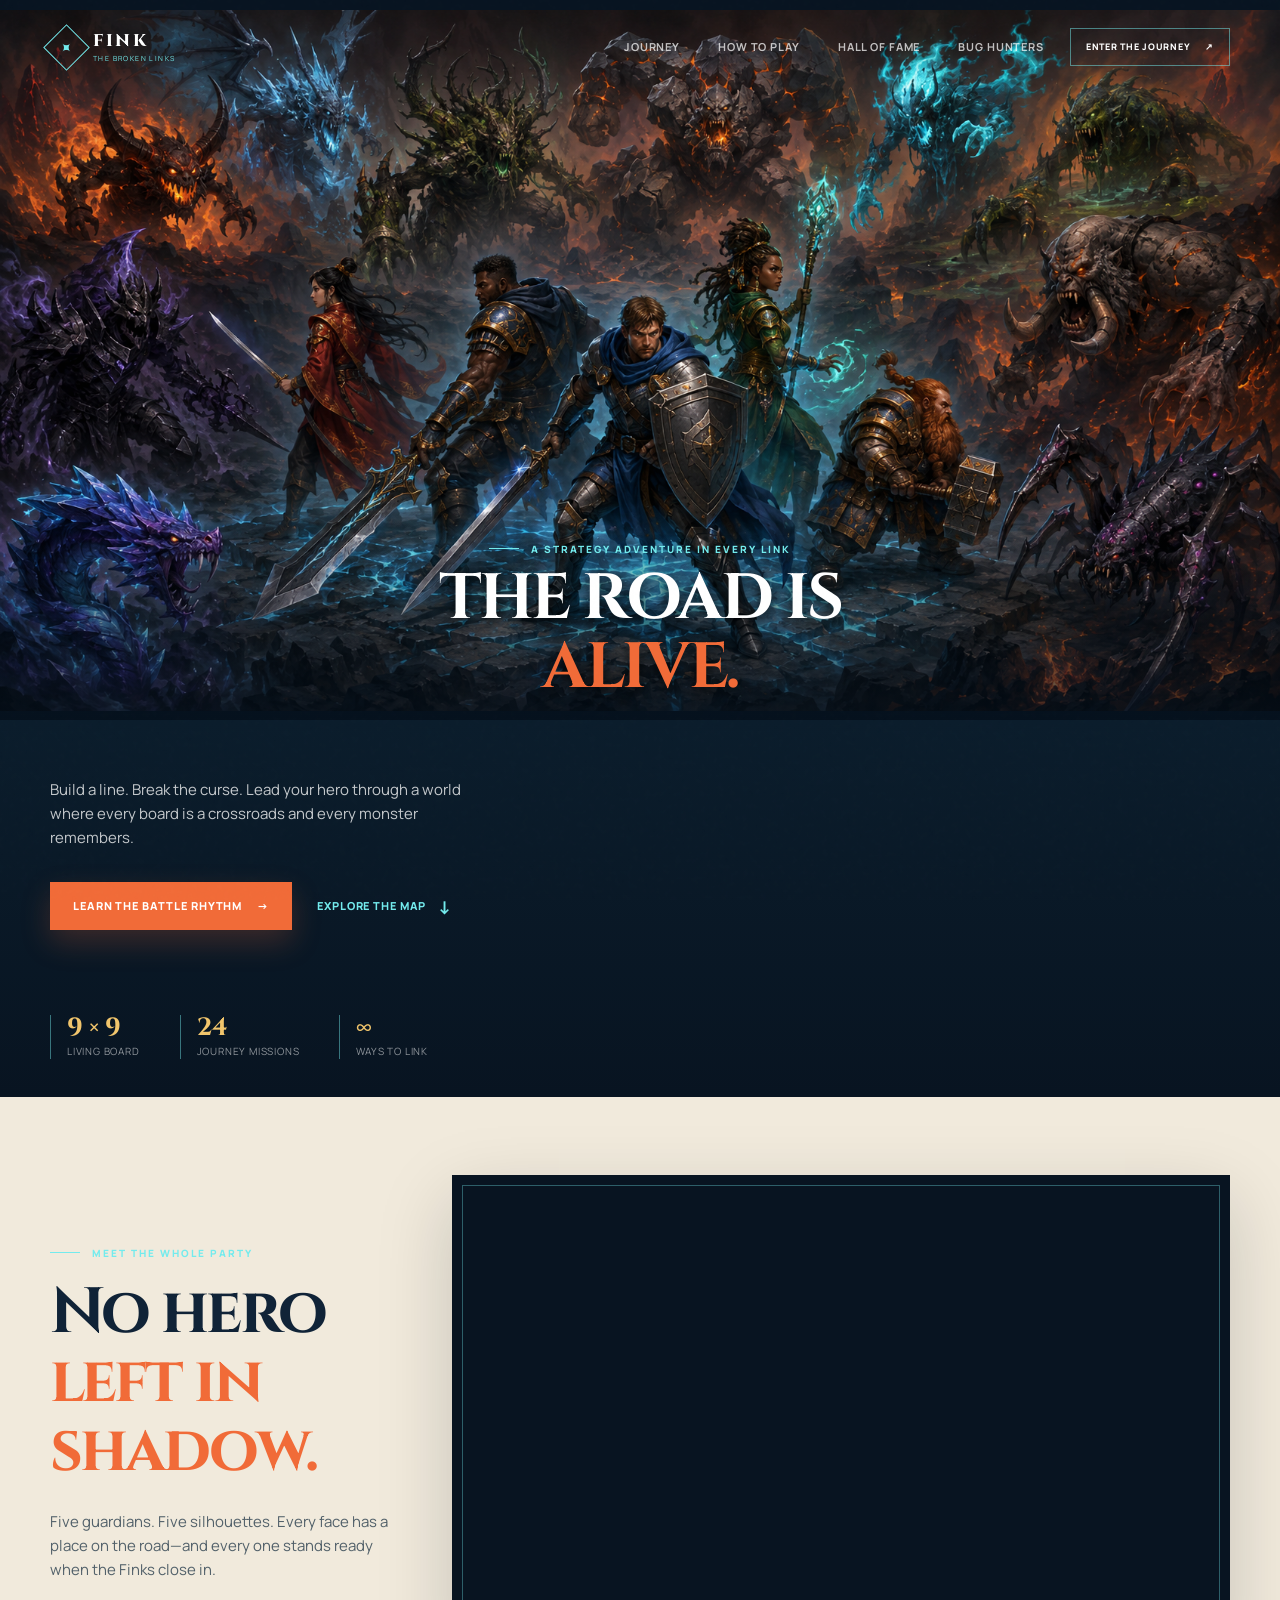
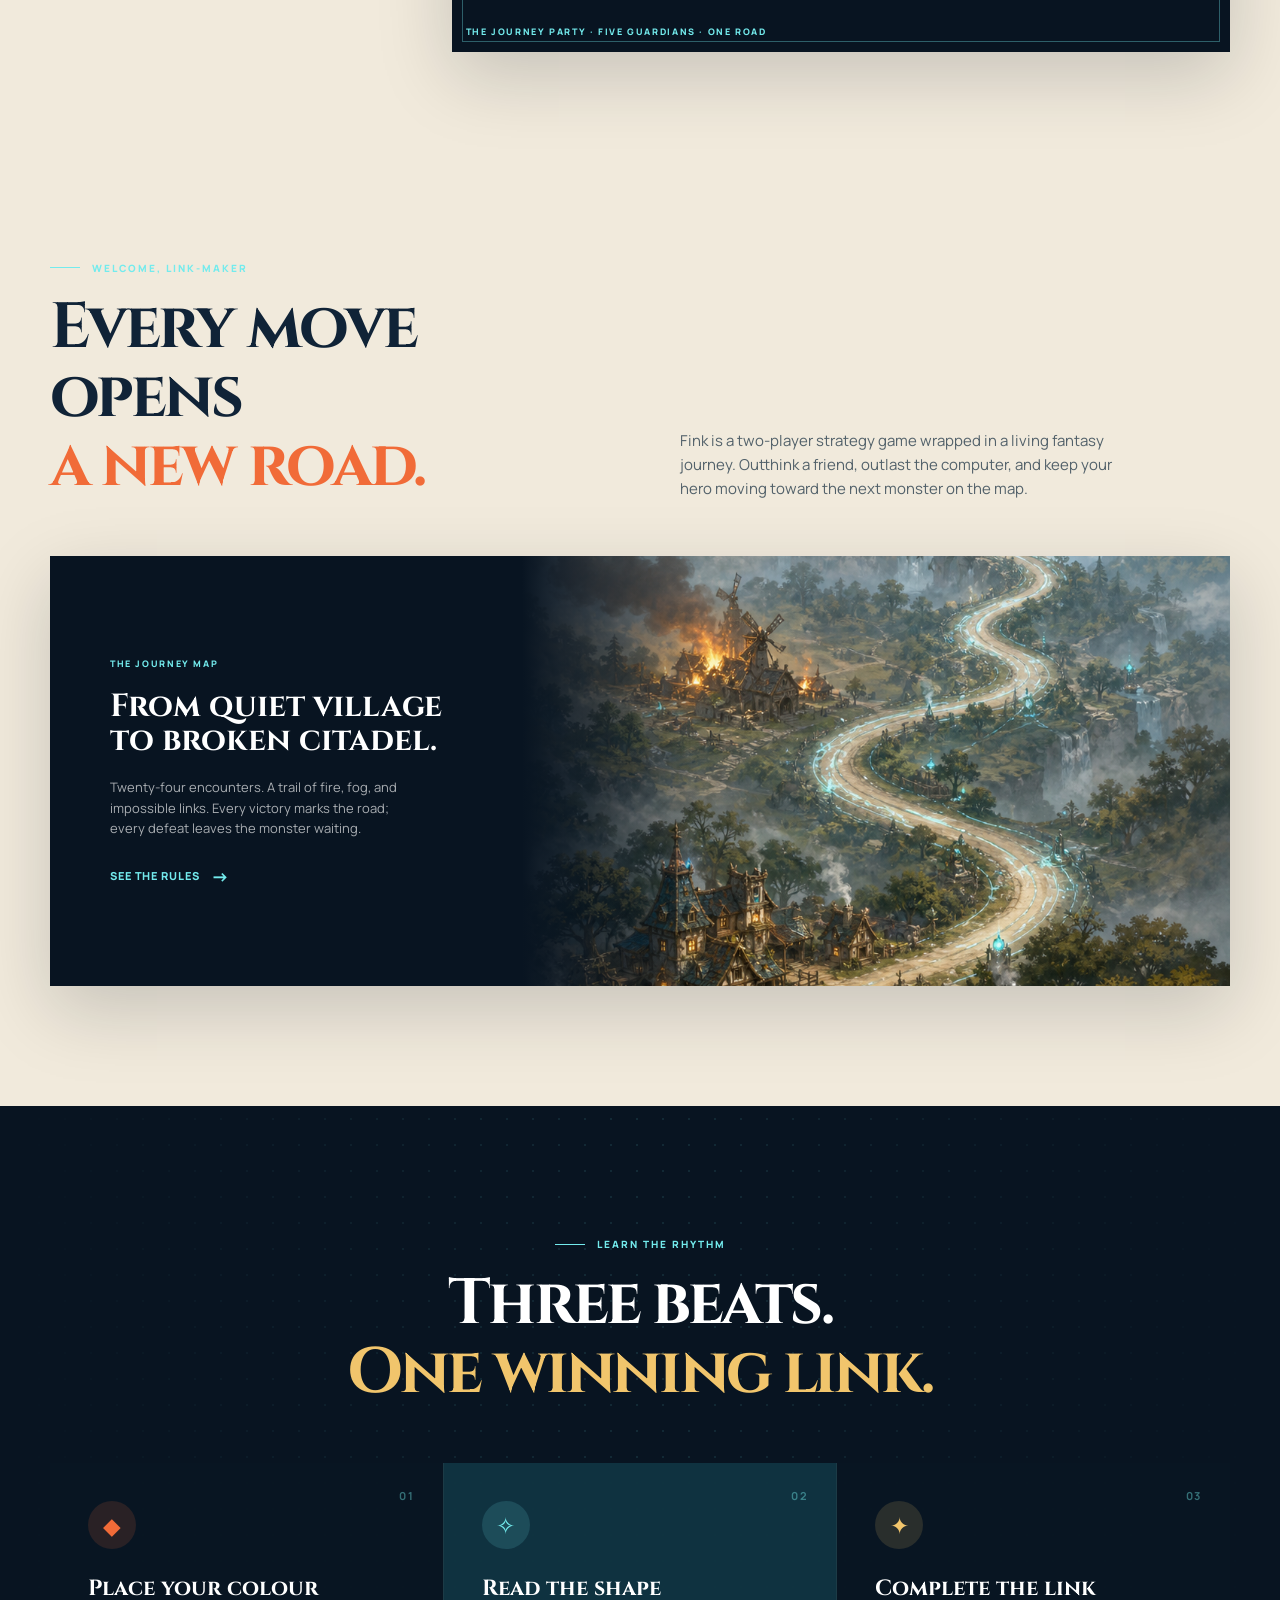
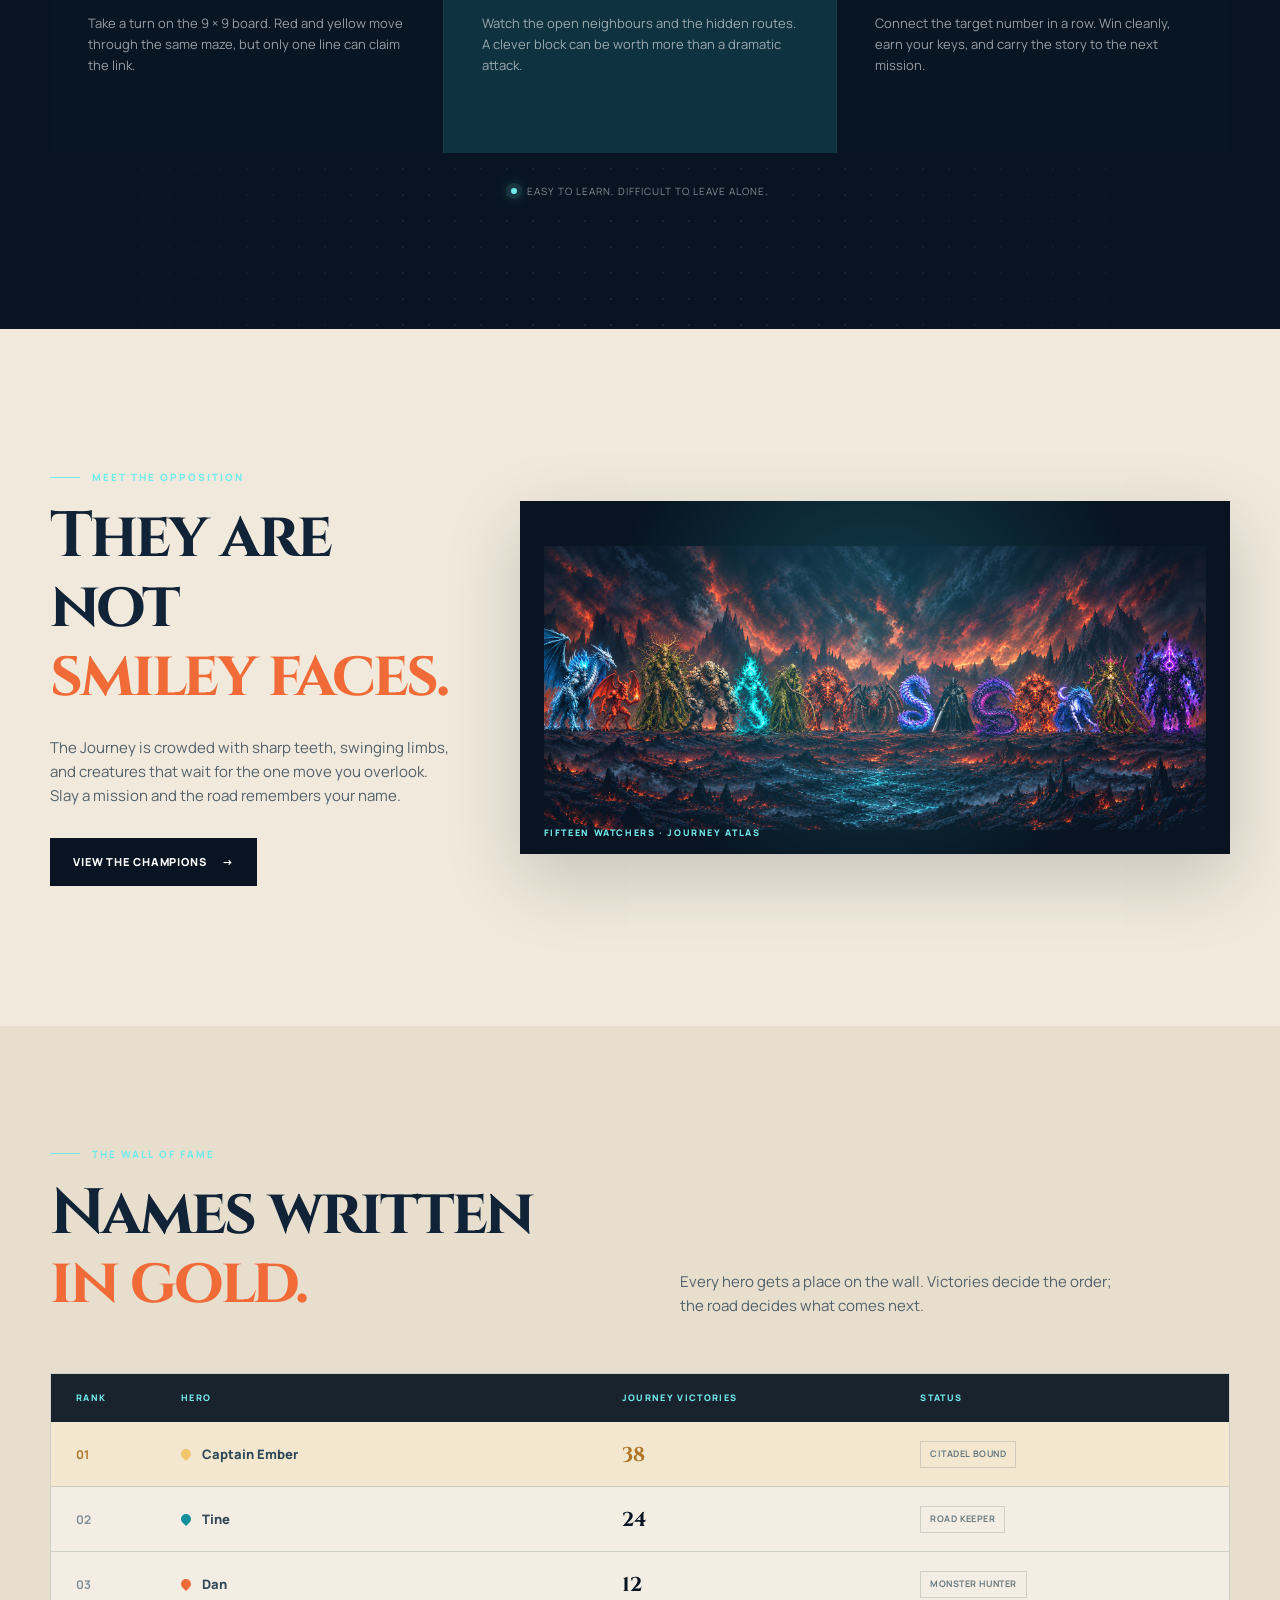
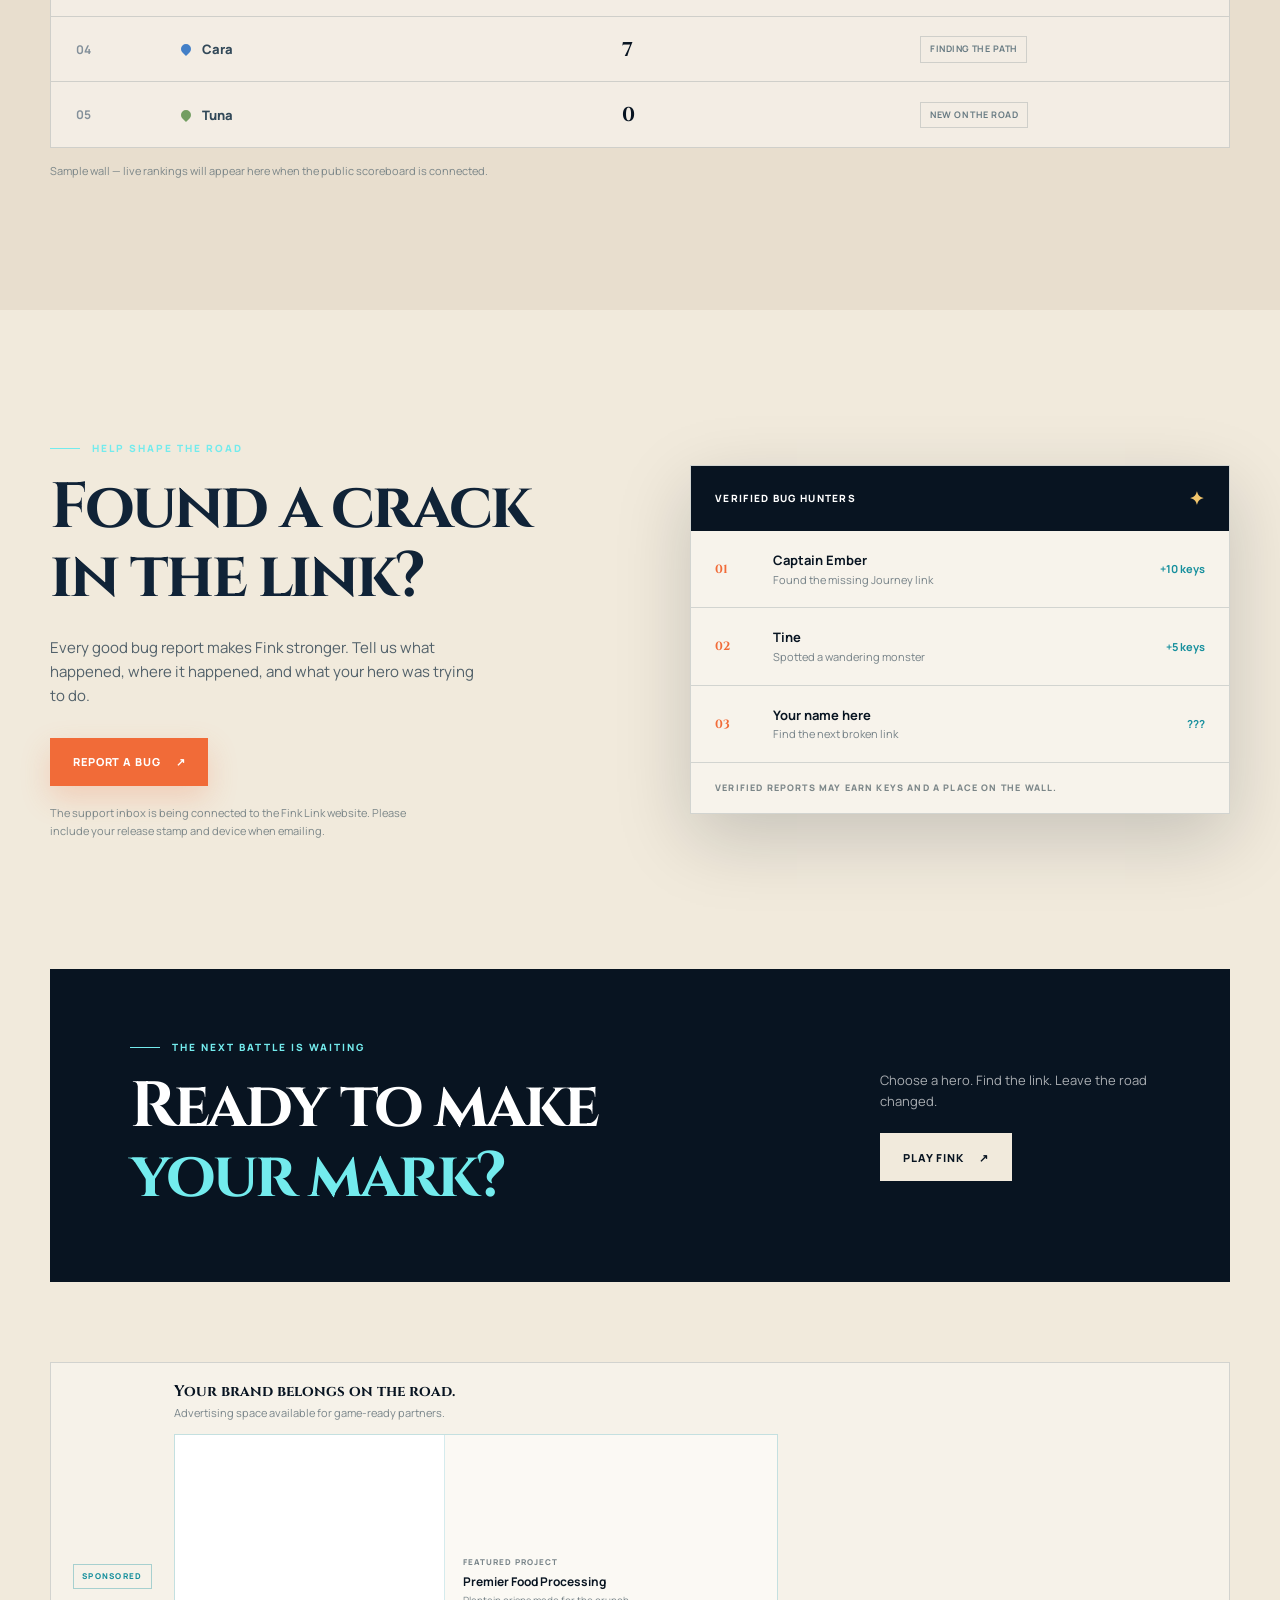
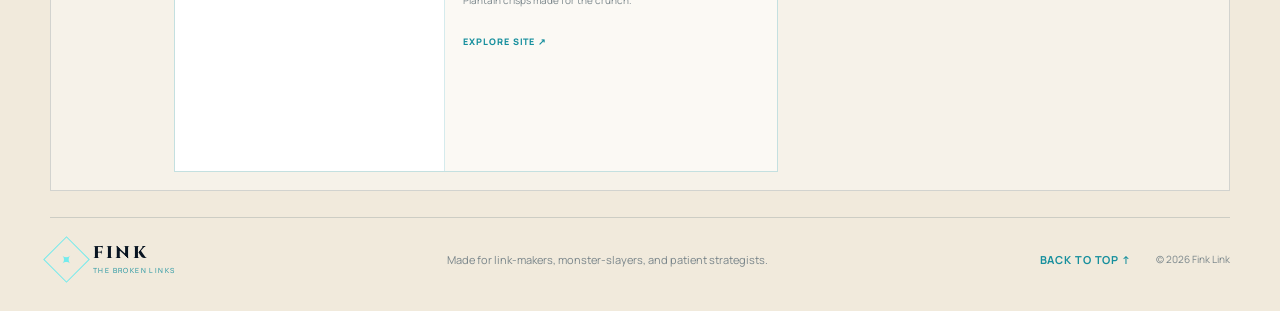
<file: index.html>
<!doctype html>
<html lang="en">
<head>
  <meta charset="utf-8">
  <meta name="viewport" content="width=device-width, initial-scale=1">
  <meta name="theme-color" content="#081421">
  <meta name="description" content="Fink: The Broken Links — a two-player strategy adventure through a living Journey world.">
  <title>Fink: The Broken Links | Journey beyond the board</title>
  <link rel="preconnect" href="https://fonts.googleapis.com">
  <link rel="preconnect" href="https://fonts.gstatic.com" crossorigin>
  <link href="https://fonts.googleapis.com/css2?family=Cinzel:wght@600;700;800&family=Manrope:wght@400;500;600;700;800&display=swap" rel="stylesheet">
  <link rel="stylesheet" href="styles.css">
</head>
<body>
  <div class="site-noise" aria-hidden="true"></div>
  <header class="site-header">
    <a class="brand" href="#top" aria-label="Fink home">
      <span class="brand-mark" aria-hidden="true">✦</span>
      <span><strong>FINK</strong><small>THE BROKEN LINKS</small></span>
    </a>
    <nav class="main-nav" aria-label="Main navigation">
      <a href="#journey">Journey</a>
      <a href="#how-to-play">How to play</a>
      <a href="#hall-of-fame">Hall of Fame</a>
      <a href="#bug-hunters">Bug hunters</a>
    </nav>
    <a class="button button-small button-outline" href="#play">Enter the Journey <span aria-hidden="true">↗</span></a>
  </header>

  <main id="top">
    <section class="hero" aria-labelledby="hero-title">
      <div class="hero-map" aria-hidden="true">
        <div class="hero-ground-title">
          <p class="eyebrow"><span class="eyebrow-line"></span> A strategy adventure in every link</p>
          <h1 id="hero-title">THE ROAD IS<br><em>ALIVE.</em></h1>
        </div>
      </div>
      <div class="hero-vignette" aria-hidden="true"></div>
      <div class="hero-content">
        <p class="hero-copy">Build a line. Break the curse. Lead your hero through a world where every board is a crossroads and every monster remembers.</p>
        <div class="hero-actions">
          <a class="button button-primary" href="#how-to-play">Learn the battle rhythm <span aria-hidden="true">→</span></a>
          <a class="text-link" href="#journey">Explore the map <span aria-hidden="true">↓</span></a>
        </div>
        <div class="hero-stats" aria-label="Game highlights">
          <div><strong>9 × 9</strong><span>living board</span></div>
          <div><strong>24</strong><span>Journey missions</span></div>
          <div><strong>∞</strong><span>ways to link</span></div>
        </div>
      </div>
      <div class="hero-scroll" aria-hidden="true"><span></span> Scroll to enter</div>
    </section>

    <section class="party-spotlight shell" aria-labelledby="party-spotlight-title">
      <div class="party-spotlight-heading">
        <p class="eyebrow"><span class="eyebrow-line"></span> Meet the whole party</p>
        <h2 id="party-spotlight-title">No hero<br><em>left in shadow.</em></h2>
        <p class="lede">Five guardians. Five silhouettes. Every face has a place on the road—and every one stands ready when the Finks close in.</p>
      </div>
      <figure class="party-spotlight-art">
        <video class="party-video" muted loop playsinline preload="metadata" disablepictureinpicture aria-label="Fink Journey footage: the five guardians and the monsters waiting behind them, on the road" src="assets/hero-loop.mp4"></video>
        <figcaption>THE JOURNEY PARTY · FIVE GUARDIANS · ONE ROAD</figcaption>
      </figure>
    </section>

    <section class="section intro shell" id="journey">
      <div class="section-heading split-heading">
        <div>
          <p class="eyebrow"><span class="eyebrow-line"></span> Welcome, link-maker</p>
          <h2>Every move opens<br><em>a new road.</em></h2>
        </div>
        <p class="lede">Fink is a two-player strategy game wrapped in a living fantasy journey. Outthink a friend, outlast the computer, and keep your hero moving toward the next monster on the map.</p>
      </div>
      <div class="journey-card">
        <div class="journey-card-copy">
          <span class="card-kicker">THE JOURNEY MAP</span>
          <h3>From quiet village<br>to broken citadel.</h3>
          <p>Twenty-four encounters. A trail of fire, fog, and impossible links. Every victory marks the road; every defeat leaves the monster waiting.</p>
          <a class="text-link" href="#how-to-play">See the rules <span aria-hidden="true">→</span></a>
        </div>
        <div class="map-window" role="img" aria-label="Fink Journey map showing a glowing road through villages, mountains, and a distant citadel"></div>
      </div>
    </section>

    <section class="section dark-section" id="how-to-play">
      <div class="shell">
        <div class="section-heading centered-heading">
          <p class="eyebrow"><span class="eyebrow-line"></span> Learn the rhythm</p>
          <h2>Three beats.<br><em>One winning link.</em></h2>
        </div>
        <div class="rule-grid">
          <article class="rule-card">
            <span class="rule-number">01</span>
            <div class="rule-icon red-icon" aria-hidden="true">◆</div>
            <h3>Place your colour</h3>
            <p>Take a turn on the 9 × 9 board. Red and yellow move through the same maze, but only one line can claim the link.</p>
          </article>
          <article class="rule-card featured-rule">
            <span class="rule-number">02</span>
            <div class="rule-icon cyan-icon" aria-hidden="true">✧</div>
            <h3>Read the shape</h3>
            <p>Watch the open neighbours and the hidden routes. A clever block can be worth more than a dramatic attack.</p>
          </article>
          <article class="rule-card">
            <span class="rule-number">03</span>
            <div class="rule-icon gold-icon" aria-hidden="true">✦</div>
            <h3>Complete the link</h3>
            <p>Connect the target number in a row. Win cleanly, earn your keys, and carry the story to the next mission.</p>
          </article>
        </div>
        <div class="rule-footer"><span class="pulse-dot"></span> Easy to learn. Difficult to leave alone.</div>
      </div>
    </section>

    <section class="section monsters-section shell">
      <div class="monster-copy">
        <p class="eyebrow"><span class="eyebrow-line"></span> Meet the opposition</p>
        <h2>They are not<br><em>smiley faces.</em></h2>
        <p class="lede">The Journey is crowded with sharp teeth, swinging limbs, and creatures that wait for the one move you overlook. Slay a mission and the road remembers your name.</p>
        <a class="button button-dark" href="#hall-of-fame">View the champions <span aria-hidden="true">→</span></a>
      </div>
      <div class="monster-stage">
        <img src="assets/fink-fifteen-monsters-v3.png" alt="Fifteen distinct fanged Fink Journey monsters gathered behind a glowing road">
        <span class="stage-caption">FIFTEEN WATCHERS · JOURNEY ATLAS</span>
      </div>
    </section>

    <section class="section scoreboard-section" id="hall-of-fame">
      <div class="shell">
        <div class="section-heading split-heading">
          <div>
            <p class="eyebrow"><span class="eyebrow-line"></span> The wall of fame</p>
            <h2>Names written<br><em>in gold.</em></h2>
          </div>
          <p class="lede">Every hero gets a place on the wall. Victories decide the order; the road decides what comes next.</p>
        </div>
        <div class="scoreboard-panel">
          <div class="scoreboard-head"><span>Rank</span><span>Hero</span><span>Journey victories</span><span>Status</span></div>
          <div class="score-row champion"><strong>01</strong><span class="hero-name"><i class="mini-crest crest-gold"></i> Captain Ember</span><b>38</b><span class="status-pill">Citadel bound</span></div>
          <div class="score-row"><strong>02</strong><span class="hero-name"><i class="mini-crest crest-cyan"></i> Tine</span><b>24</b><span class="status-pill">Road keeper</span></div>
          <div class="score-row"><strong>03</strong><span class="hero-name"><i class="mini-crest crest-red"></i> Dan</span><b>12</b><span class="status-pill">Monster hunter</span></div>
          <div class="score-row"><strong>04</strong><span class="hero-name"><i class="mini-crest crest-blue"></i> Cara</span><b>7</b><span class="status-pill">Finding the path</span></div>
          <div class="score-row"><strong>05</strong><span class="hero-name"><i class="mini-crest crest-green"></i> Tuna</span><b>0</b><span class="status-pill">New on the road</span></div>
        </div>
        <p class="board-note">Sample wall — live rankings will appear here when the public scoreboard is connected.</p>
      </div>
    </section>

    <section class="section bug-section" id="bug-hunters">
      <div class="shell bug-layout">
        <div>
          <p class="eyebrow"><span class="eyebrow-line"></span> Help shape the road</p>
          <h2>Found a crack<br>in the link?</h2>
          <p class="lede">Every good bug report makes Fink stronger. Tell us what happened, where it happened, and what your hero was trying to do.</p>
          <a class="button button-primary" href="mailto:bugs@finklinks.game?subject=Fink%20bug%20report">Report a bug <span aria-hidden="true">↗</span></a>
          <p class="small-note">The support inbox is being connected to the Fink Link website. Please include your release stamp and device when emailing.</p>
        </div>
        <div class="bug-board">
          <div class="bug-board-head"><span>Verified bug hunters</span><span class="sparkle" aria-hidden="true">✦</span></div>
          <div class="bug-entry"><span class="bug-rank">01</span><span><b>Captain Ember</b><small>Found the missing Journey link</small></span><strong>+10 keys</strong></div>
          <div class="bug-entry"><span class="bug-rank">02</span><span><b>Tine</b><small>Spotted a wandering monster</small></span><strong>+5 keys</strong></div>
          <div class="bug-entry"><span class="bug-rank">03</span><span><b>Your name here</b><small>Find the next broken link</small></span><strong>???</strong></div>
          <div class="bug-board-foot">Verified reports may earn keys and a place on the wall.</div>
        </div>
      </div>
    </section>

    <section class="mockup-overlay" id="mockup" aria-labelledby="mockup-title">
      <div class="mockup-dialog">
        <div class="mockup-toolbar">
          <span class="card-kicker">PRIVATE CONCEPT · PARTY OF THE JOURNEY</span>
          <a class="mockup-close" href="#top" aria-label="Close hero party mockup">Close <span aria-hidden="true">×</span></a>
        </div>
        <div class="mockup-art">
          <img src="assets/journey-party-mockup-v1.png" alt="A diverse Fink Journey party facing shadowy fanged monsters: a Black male warrior, Black female mage, Chinese female swordswoman, blue-cloaked guardian, and dwarf hero">
          <div class="mockup-art-label"><span class="pulse-dot"></span> Hero party concept · first pass</div>
        </div>
        <div class="mockup-notes">
          <div><p class="eyebrow"><span class="eyebrow-line"></span> Approval mockup</p><h2 id="mockup-title">The road has<br><em>more guardians.</em></h2></div>
          <div><p>This keeps the current guardian as the forward lead, then adds a strong Black male and female pair, a Chinese female swordswoman, and a dwarf companion. The fanged silhouettes behind them make the threat readable without turning the heroes into a straight character row.</p><p class="mockup-question">Does this feel like the right party for the main page?</p><a class="button button-dark" href="#top">Keep the current homepage unchanged <span aria-hidden="true">↗</span></a></div>
        </div>
      </div>
    </section>

    <section class="mockup-overlay mockup-two" id="mockup2" aria-labelledby="mockup2-title">
      <div class="mockup-dialog">
        <div class="mockup-toolbar">
          <span class="card-kicker">PRIVATE CONCEPT · MOCKUP 02</span>
          <a class="mockup-close" href="#top" aria-label="Close second hero party mockup">Close <span aria-hidden="true">×</span></a>
        </div>
        <div class="mockup2-intro">
          <p class="eyebrow"><span class="eyebrow-line"></span> Scroll the party into view</p>
          <h2 id="mockup2-title">Five heroes.<br><em>Ten watchers.</em></h2>
          <p>Each guardian gets room to stand on their own. The monsters stay behind the road, waiting for the next link to break.</p>
        </div>
        <div class="mockup2-hero-art">
          <img src="assets/fink-hero-standalone-party-v1.png" alt="Five separately standing Fink Journey heroes: Chinese female swordswoman, Black male warrior, blue-cloaked guardian, Black female staff hero, and dwarf">
          <div class="hero-marker marker-chinese"><b>01</b><span>Red-road swordswoman</span></div>
          <div class="hero-marker marker-black-male"><b>02</b><span>Chainblade guardian</span></div>
          <div class="hero-marker marker-lead"><b>03</b><span>Link keeper</span></div>
          <div class="hero-marker marker-black-female"><b>04</b><span>Cyan flame caller</span></div>
          <div class="hero-marker marker-dwarf"><b>05</b><span>Forge-road dwarf</span></div>
        </div>
        <div class="mockup2-monster-art">
          <img src="assets/fink-ten-monsters-v1.png" alt="Ten distinct fanged Fink monsters gathered behind a glowing road">
          <div class="monster-count"><strong>10</strong><span>Finks in the distance</span></div>
        </div>
        <div class="mockup-notes mockup2-notes">
          <div><p class="eyebrow"><span class="eyebrow-line"></span> Approval mockup two</p><h2>More room<br><em>to become legend.</em></h2></div>
          <div><p>This direction gives each hero a readable silhouette and a moment of their own as the visitor scrolls. The second scene widens the threat from five creatures to ten distinct monster shapes.</p><p class="mockup-question">Do you prefer this standalone scroll treatment for the main page?</p><a class="button button-dark" href="#top">Keep Mockup 2 for review <span aria-hidden="true">↗</span></a></div>
        </div>
      </div>
    </section>

    <section class="mockup-overlay mockup-three" id="mockup3" aria-labelledby="mockup3-title">
      <div class="mockup-dialog">
        <div class="mockup-toolbar">
          <span class="card-kicker">PRIVATE CONCEPT · MOCKUP 03</span>
          <a class="mockup-close" href="#top" aria-label="Close third hero party mockup">Close <span aria-hidden="true">×</span></a>
        </div>
        <div class="mockup3-intro">
          <p class="eyebrow"><span class="eyebrow-line"></span> Hold the line</p>
          <h2 id="mockup3-title">Back to back.<br><em>One road out.</em></h2>
          <p>This is the defensive version: the party protects its centre while the Finks gather in a broken ring around them.</p>
        </div>
        <div class="mockup3-art">
          <img src="assets/fink-encircled-party-mockup-v1.png" alt="Five Fink Journey heroes stand together in a defensive formation while ten fanged monsters encircle them">
          <div class="formation-note note-heroes"><span class="pulse-dot"></span> Five heroes · one formation</div>
          <div class="formation-note note-monsters"><span class="pulse-dot"></span> Ten watchers · closing in</div>
        </div>
        <div class="mockup3-beats">
          <div><span>01</span><b>Protect the centre</b><small>The blue guardian holds the road.</small></div>
          <div><span>02</span><b>Cover every flank</b><small>Every hero faces a different threat.</small></div>
          <div><span>03</span><b>Break the ring</b><small>Find the one link that opens the way.</small></div>
        </div>
        <div class="mockup-notes mockup3-notes">
          <div><p class="eyebrow"><span class="eyebrow-line"></span> Approval mockup three</p><h2>The heroes<br><em>have each other.</em></h2></div>
          <div><p>The monsters no longer read as a background row. They form a threat around the party, while the heroes turn outward and visibly support one another.</p><p class="mockup-question">Is this the right final direction for the main-page hero scene?</p><a class="button button-dark" href="#top">Keep Mockup 3 for review <span aria-hidden="true">↗</span></a></div>
        </div>
      </div>
    </section>

    <section class="section final-cta" id="play">
      <div class="shell final-card">
        <div><p class="eyebrow"><span class="eyebrow-line"></span> The next battle is waiting</p><h2>Ready to make<br><em>your mark?</em></h2></div>
        <div class="final-cta-action"><p>Choose a hero. Find the link. Leave the road changed.</p><a class="button button-light" href="https://play.google.com/store/apps/details?id=gtmi.consulting.fink" target="_blank" rel="noreferrer">Play Fink <span aria-hidden="true">↗</span></a></div>
      </div>
    </section>
  </main>

  <aside class="ad-space shell" aria-label="Sponsored placement">
    <span class="ad-space-label">Sponsored</span>
    <div>
      <strong>Your brand belongs on the road.</strong>
      <p>Advertising space available for game-ready partners.</p>
      <div class="ad-space-products" data-sponsor-rotation aria-label="Featured projects">
        <article class="ad-space-product is-active" aria-hidden="false">
          <div class="ad-space-preview"><iframe src="https://premierfoodprocessing.github.io/PFPWeb/" title="Premier Food Processing site preview" loading="lazy" sandbox tabindex="-1"></iframe></div>
          <div class="ad-space-product-copy"><span>Featured project</span><b>Premier Food Processing</b><small>Plantain crisps made for the crunch.</small><a href="https://premierfoodprocessing.github.io/PFPWeb/" target="_blank" rel="noreferrer">Explore site ↗</a></div>
        </article>
        <article class="ad-space-product" aria-hidden="true" inert>
          <div class="ad-space-preview"><iframe src="https://premierfoodprocessing.github.io/flowsnap/" title="FlowSnap site preview" loading="lazy" sandbox tabindex="-1"></iframe></div>
          <div class="ad-space-product-copy"><span>Featured project</span><b>FlowSnap</b><small>Download authorised public media.</small><a href="https://premierfoodprocessing.github.io/flowsnap/" target="_blank" rel="noreferrer">Explore site ↗</a></div>
        </article>
      </div>
    </div>
  </aside>

  <footer class="site-footer shell">
    <a class="brand" href="#top"><span class="brand-mark" aria-hidden="true">✦</span><span><strong>FINK</strong><small>THE BROKEN LINKS</small></span></a>
    <p>Made for link-makers, monster-slayers, and patient strategists.</p>
    <div class="footer-links"><a href="#top">Back to top ↑</a><span>© <span id="year"></span> Fink Link</span></div>
  </footer>
  <script src="script.js"></script>
</body>
</html>
</file>
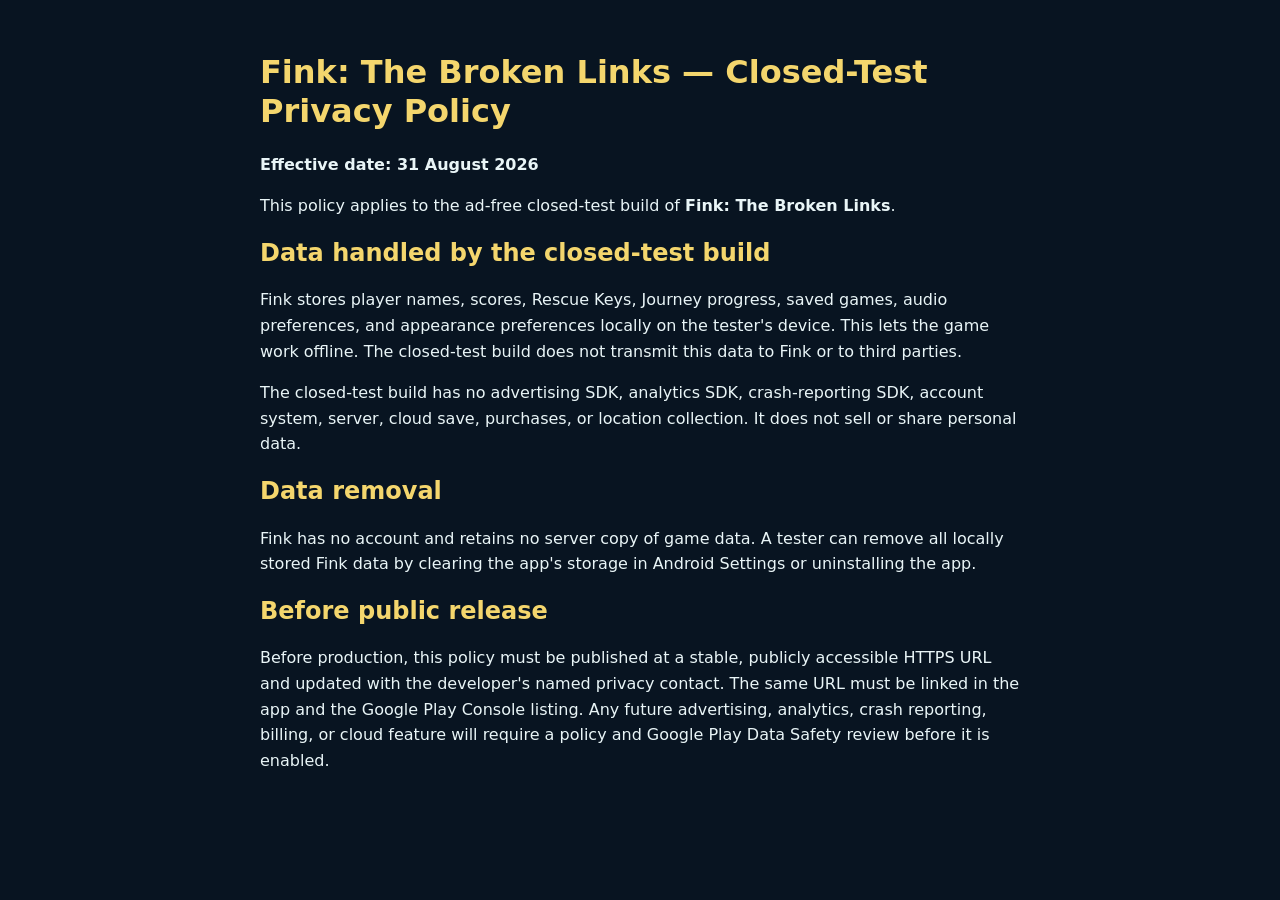
<file: privacy-policy.html>
<!doctype html>
<html lang="en">
<head>
  <meta charset="utf-8">
  <meta name="viewport" content="width=device-width, initial-scale=1">
  <title>Fink: The Broken Links — Closed-Test Privacy Policy</title>
  <style>
    :root { color-scheme: dark; }
    body { max-width: 760px; margin: 0 auto; padding: 32px 20px 56px; background: #081421; color: #e9f5f7; font: 16px/1.6 system-ui, sans-serif; }
    h1, h2 { color: #f4d66d; line-height: 1.2; }
    a { color: #8bd9e7; }
  </style>
</head>
<body>
  <main>
    <h1>Fink: The Broken Links — Closed-Test Privacy Policy</h1>
    <p><strong>Effective date: 31 August 2026</strong></p>
    <p>This policy applies to the ad-free closed-test build of <strong>Fink: The Broken Links</strong>.</p>

    <h2>Data handled by the closed-test build</h2>
    <p>Fink stores player names, scores, Rescue Keys, Journey progress, saved games, audio preferences, and appearance preferences locally on the tester's device. This lets the game work offline. The closed-test build does not transmit this data to Fink or to third parties.</p>
    <p>The closed-test build has no advertising SDK, analytics SDK, crash-reporting SDK, account system, server, cloud save, purchases, or location collection. It does not sell or share personal data.</p>

    <h2>Data removal</h2>
    <p>Fink has no account and retains no server copy of game data. A tester can remove all locally stored Fink data by clearing the app's storage in Android Settings or uninstalling the app.</p>

    <h2>Before public release</h2>
    <p>Before production, this policy must be published at a stable, publicly accessible HTTPS URL and updated with the developer's named privacy contact. The same URL must be linked in the app and the Google Play Console listing. Any future advertising, analytics, crash reporting, billing, or cloud feature will require a policy and Google Play Data Safety review before it is enabled.</p>
  </main>
</body>
</html>
</file>
<file: styles.css>
:root {
  --navy: #081421;
  --navy-2: #0d2030;
  --ink: #102337;
  --paper: #f1eadc;
  --paper-deep: #d9ceb9;
  --cyan: #73ebed;
  --cyan-deep: #168f9d;
  --ember: #f16b38;
  --gold: #f1c56c;
  --muted: #7d8a93;
  --line: rgba(19, 52, 70, .16);
  --shadow: 0 24px 70px rgba(4, 16, 28, .18);
  --display: "Cinzel", Georgia, serif;
  --body: "Manrope", Arial, sans-serif;
}

* { box-sizing: border-box; }
html { scroll-behavior: smooth; }
body { margin: 0; background: var(--paper); color: var(--ink); font-family: var(--body); line-height: 1.6; }
body::selection { background: var(--cyan); color: var(--navy); }
a { color: inherit; text-decoration: none; }
img { display: block; max-width: 100%; }
.shell { width: min(1180px, calc(100% - 48px)); margin: 0 auto; }
.site-noise { position: fixed; inset: 0; opacity: .035; pointer-events: none; z-index: 10; background-image: url("data:image/svg+xml,%3Csvg viewBox='0 0 180 180' xmlns='http://www.w3.org/2000/svg'%3E%3Cfilter id='n'%3E%3CfeTurbulence type='fractalNoise' baseFrequency='.82' numOctaves='3' stitchTiles='stitch'/%3E%3C/filter%3E%3Crect width='100%25' height='100%25' filter='url(%23n)' opacity='.34'/%3E%3C/svg%3E"); }

.site-header { position: absolute; z-index: 4; top: 0; left: 0; width: 100%; display: flex; align-items: center; justify-content: space-between; gap: 26px; padding: 28px max(24px, calc((100vw - 1180px) / 2)); color: #fff; }
.brand { display: inline-flex; align-items: center; gap: 10px; line-height: 1; }
.brand-mark { display: grid; place-items: center; width: 33px; height: 33px; border: 1px solid var(--cyan); color: var(--cyan); transform: rotate(45deg); font-size: 15px; }
.brand-mark::first-letter { transform: rotate(-45deg); }
.brand strong, .brand small { display: block; }
.brand strong { font: 800 17px/1 var(--display); letter-spacing: .16em; }
.brand small { margin-top: 6px; font-size: 7px; letter-spacing: .2em; color: var(--cyan); }
.main-nav { display: flex; align-items: center; gap: clamp(16px, 3vw, 38px); margin-left: auto; }
.main-nav a, .footer-links a { color: rgba(255,255,255,.72); font-size: 11px; font-weight: 700; letter-spacing: .08em; text-transform: uppercase; transition: color .2s ease; }
.main-nav a:hover, .footer-links a:hover { color: var(--cyan); }
.button { display: inline-flex; align-items: center; justify-content: center; gap: 15px; min-height: 48px; padding: 0 22px; border: 1px solid transparent; font-size: 11px; font-weight: 800; letter-spacing: .08em; text-transform: uppercase; transition: transform .2s ease, background .2s ease, color .2s ease; }
.button:hover { transform: translateY(-3px); }
.button-small { min-height: 38px; padding: 0 15px; font-size: 9px; }
.button-outline { border-color: rgba(115,235,237,.5); color: #fff; }
.button-outline:hover { background: var(--cyan); color: var(--navy); }
.button-primary { background: var(--ember); color: #fff; box-shadow: 0 12px 30px rgba(241,107,56,.22); }
.button-primary:hover { background: #ff8050; }
.button-dark { background: var(--navy); color: #fff; }
.button-light { background: var(--paper); color: var(--navy); }
.text-link { display: inline-flex; align-items: center; gap: 12px; color: var(--cyan-deep); font-size: 11px; font-weight: 800; letter-spacing: .08em; text-transform: uppercase; }
.text-link span { font-size: 18px; line-height: 1; transition: transform .2s ease; }
.text-link:hover span { transform: translateX(5px); }

.hero { --hero-art-height: clamp(420px, 56.25vw, 760px); position: relative; overflow: hidden; background: var(--navy); color: #fff; }
.hero-map { position: relative; width: 100%; height: var(--hero-art-height); background: url("assets/fink-encircled-party-mockup-v1.png") center / contain no-repeat; opacity: 1; }
.hero-vignette { position: absolute; inset: 0 0 auto; z-index: 1; height: var(--hero-art-height); background: linear-gradient(0deg, rgba(4,16,28,.72), transparent 28%); pointer-events: none; }
.hero-ground-title { position: absolute; right: max(24px, calc((100vw - 1180px) / 2)); bottom: 17px; left: max(24px, calc((100vw - 1180px) / 2)); z-index: 2; text-align: center; text-shadow: 0 3px 14px rgba(0,0,0,.95); }
.hero-ground-title .eyebrow { justify-content: center; margin-bottom: 8px; color: var(--cyan); }
.hero-ground-title h1 { max-width: none; color: #fff; font-size: clamp(34px, 5vw, 72px); }
.hero-content { position: relative; z-index: 2; margin-top: 0; padding: 30px max(24px, calc((100vw - 1180px) / 2)) 38px; background: linear-gradient(180deg, #0b1d2c, #081421); }
.eyebrow { display: flex; align-items: center; gap: 12px; margin: 0 0 18px; color: var(--cyan); font-size: 10px; font-weight: 800; letter-spacing: .2em; text-transform: uppercase; }
.eyebrow-line { display: inline-block; width: 30px; height: 1px; background: currentColor; }
h1, h2, h3 { margin: 0; font-family: var(--display); font-weight: 700; line-height: 1.08; }
h1 { max-width: 650px; font-size: clamp(58px, 8vw, 106px); letter-spacing: -.04em; }
h2 { font-size: clamp(39px, 5vw, 66px); letter-spacing: -.045em; }
h3 { font-size: 22px; }
em { color: var(--ember); font-style: normal; }
.hero-copy { max-width: 420px; margin: 28px 0 32px; color: rgba(255,255,255,.76); font-size: 15px; }
.hero-actions { display: flex; flex-wrap: wrap; align-items: center; gap: 25px; }
.hero-actions .text-link { color: var(--cyan); }
.hero-stats { display: flex; gap: 40px; margin-top: 85px; }
.hero-stats div { display: grid; gap: 3px; padding-left: 16px; border-left: 1px solid rgba(115,235,237,.45); }
.hero-stats strong { font: 700 25px/1 var(--display); color: var(--gold); }
.hero-stats span { color: rgba(255,255,255,.55); font-size: 10px; text-transform: uppercase; letter-spacing: .08em; }
.hero-scroll { display: none; }
.hero-scroll span { display: block; width: 34px; height: 1px; background: var(--cyan); }

.section { padding: 130px 0; }
.party-spotlight { display: grid; grid-template-columns: .62fr 1.38fr; gap: 52px; align-items: center; padding-top: 78px; padding-bottom: 78px; }
.party-spotlight-heading h2 { margin-bottom: 24px; }
.party-spotlight-art { position: relative; min-width: 0; margin: 0; padding: 10px; background: var(--navy); box-shadow: var(--shadow); transition: box-shadow .3s ease; }
.party-spotlight-art::after { position: absolute; inset: 10px; border: 1px solid rgba(115,235,237,.35); content: ""; pointer-events: none; transition: border-color .3s ease; }
.party-spotlight-art img { width: 100%; aspect-ratio: 16 / 9; object-fit: contain; background: #0a1118; }
.party-video { display: block; width: 100%; aspect-ratio: 16 / 9; object-fit: cover; background: #050f1a; opacity: 0; transition: opacity .5s ease; }
.party-spotlight-art.is-ready .party-video { opacity: 1; }
.party-spotlight-art.is-live, .party-spotlight-art:hover { box-shadow: 0 24px 70px rgba(4,16,28,.18), 0 0 0 1px rgba(115,235,237,.5); }
.party-spotlight-art.is-live::after, .party-spotlight-art:hover::after { border-color: rgba(115,235,237,.8); }
.party-spotlight-art figcaption { padding: 13px 4px 3px; color: var(--cyan); font-size: 9px; font-weight: 800; letter-spacing: .18em; text-transform: uppercase; transition: color .3s ease; }
.party-spotlight-art.is-live figcaption, .party-spotlight-art:hover figcaption { color: #fff; }
.intro { padding-bottom: 120px; }
.section-heading { margin-bottom: 55px; }
.split-heading { display: grid; grid-template-columns: 1fr 1fr; gap: 80px; align-items: end; }
.lede { max-width: 435px; margin: 0; color: #52616a; font-size: 15px; }
.journey-card { display: grid; grid-template-columns: .8fr 1.2fr; min-height: 430px; background: var(--navy); color: #fff; box-shadow: var(--shadow); overflow: hidden; }
.journey-card-copy { display: flex; flex-direction: column; align-items: flex-start; justify-content: center; padding: 60px; }
.card-kicker, .stage-caption { color: var(--cyan); font-size: 9px; font-weight: 800; letter-spacing: .18em; text-transform: uppercase; }
.journey-card h3 { margin: 18px 0; font-size: 32px; }
.journey-card p { max-width: 300px; margin: 0 0 28px; color: rgba(255,255,255,.65); font-size: 13px; }
.journey-card .text-link { color: var(--cyan); }
.map-window { min-height: 430px; background: linear-gradient(90deg, var(--navy), transparent 25%), url("assets/journey-map-world-v1.png") center / cover; }

.dark-section { position: relative; background: var(--navy); color: #fff; overflow: hidden; }
.dark-section::before { position: absolute; inset: 0; opacity: .1; background-image: radial-gradient(var(--cyan) 1px, transparent 1px); background-size: 26px 26px; content: ""; mask-image: linear-gradient(90deg, transparent, #000, transparent); }
.centered-heading { position: relative; text-align: center; }
.centered-heading .eyebrow { justify-content: center; }
.centered-heading h2 em { color: var(--gold); }
.rule-grid { position: relative; display: grid; grid-template-columns: repeat(3, 1fr); gap: 1px; background: rgba(115,235,237,.18); }
.rule-card { position: relative; min-height: 290px; padding: 38px; background: rgba(8,20,33,.96); }
.featured-rule { background: rgba(15,50,64,.96); }
.rule-number { position: absolute; top: 25px; right: 28px; color: rgba(115,235,237,.42); font: 700 11px var(--body); letter-spacing: .15em; }
.rule-icon { display: grid; place-items: center; width: 48px; height: 48px; margin-bottom: 28px; border-radius: 50%; font-size: 23px; }
.red-icon { background: rgba(241,107,56,.14); color: var(--ember); }
.cyan-icon { background: rgba(115,235,237,.14); color: var(--cyan); }
.gold-icon { background: rgba(241,197,108,.14); color: var(--gold); }
.rule-card h3 { margin-bottom: 12px; font-size: 22px; }
.rule-card p { margin: 0; color: rgba(255,255,255,.58); font-size: 13px; }
.rule-footer { position: relative; display: flex; align-items: center; justify-content: center; gap: 10px; margin-top: 30px; color: rgba(255,255,255,.5); font-size: 10px; letter-spacing: .1em; text-transform: uppercase; }
.pulse-dot { width: 6px; height: 6px; border-radius: 50%; background: var(--cyan); box-shadow: 0 0 0 5px rgba(115,235,237,.1), 0 0 15px var(--cyan); }

.monsters-section { display: grid; grid-template-columns: .72fr 1.28fr; gap: 70px; align-items: center; padding-top: 140px; padding-bottom: 140px; }
.monster-copy .lede { margin: 25px 0 30px; }
.monster-stage { position: relative; padding: 45px 24px 24px; background: var(--navy); box-shadow: var(--shadow); overflow: hidden; }
.monster-stage::before { position: absolute; inset: 0; background: radial-gradient(circle at 50% 40%, rgba(34,137,155,.4), transparent 65%); content: ""; }
.monster-stage img { position: relative; width: 100%; mix-blend-mode: screen; }
.stage-caption { position: absolute; bottom: 14px; left: 24px; }

.scoreboard-section { padding-top: 120px; padding-bottom: 130px; background: #e8dece; }
.scoreboard-panel { overflow: hidden; border: 1px solid var(--line); background: rgba(255,255,255,.44); }
.scoreboard-head, .score-row { display: grid; grid-template-columns: 90px 1.5fr 1fr 1fr; gap: 15px; align-items: center; padding: 17px 25px; }
.scoreboard-head { background: rgba(8,20,33,.93); color: var(--cyan); font-size: 9px; font-weight: 800; letter-spacing: .15em; text-transform: uppercase; }
.score-row { min-height: 65px; border-bottom: 1px solid var(--line); color: #314858; font-size: 13px; }
.score-row:last-child { border-bottom: 0; }
.score-row > strong { color: #83909a; font-size: 12px; }
.score-row b { color: var(--navy); font: 700 20px var(--display); }
.score-row.champion { background: rgba(241,197,108,.16); }
.score-row.champion > strong, .score-row.champion b { color: #ac7423; }
.hero-name { display: flex; align-items: center; gap: 11px; font-weight: 800; }
.mini-crest { display: inline-block; width: 10px; height: 10px; border-radius: 50% 50% 50% 0; transform: rotate(-45deg); }
.crest-gold { background: var(--gold); }.crest-cyan { background: var(--cyan-deep); }.crest-red { background: var(--ember); }.crest-blue { background: #427fc7; }.crest-green { background: #739e62; }
.status-pill { justify-self: start; padding: 5px 9px; border: 1px solid var(--line); color: #687b83; font-size: 9px; font-weight: 700; letter-spacing: .05em; text-transform: uppercase; }
.board-note { margin: 14px 0 0; color: #7b8688; font-size: 11px; }

.bug-section { background: var(--paper); }
.bug-layout { display: grid; grid-template-columns: 1fr 1fr; gap: 100px; align-items: center; }
.bug-layout .lede { margin: 24px 0 30px; }
.small-note { max-width: 360px; margin: 18px 0 0; color: #7b8688; font-size: 11px; }
.bug-board { border: 1px solid var(--line); background: rgba(255,255,255,.42); box-shadow: var(--shadow); }
.bug-board-head, .bug-board-foot { display: flex; align-items: center; justify-content: space-between; padding: 18px 24px; background: var(--navy); color: #fff; font-size: 10px; font-weight: 800; letter-spacing: .13em; text-transform: uppercase; }
.sparkle { color: var(--gold); font-size: 18px; }
.bug-entry { display: grid; grid-template-columns: 48px 1fr auto; gap: 10px; align-items: center; padding: 19px 24px; border-bottom: 1px solid var(--line); }
.bug-rank { color: var(--ember); font: 700 12px var(--display); }
.bug-entry b, .bug-entry small { display: block; }
.bug-entry b { color: var(--navy); font-size: 13px; }
.bug-entry small { color: #758187; font-size: 11px; }
.bug-entry strong { color: var(--cyan-deep); font-size: 11px; }
.bug-board-foot { background: transparent; color: #7b8688; font-size: 9px; }

.mockup-overlay { display: none; position: fixed; z-index: 20; inset: 0; overflow-y: auto; padding: 30px 20px; background: rgba(3, 11, 19, .9); }
.mockup-overlay:target { display: block; }
.mockup-dialog { width: min(1120px, 100%); margin: 0 auto; background: var(--paper); box-shadow: 0 35px 100px rgba(0,0,0,.5); }
.mockup-toolbar { display: flex; align-items: center; justify-content: space-between; padding: 18px 24px; background: var(--navy); }
.mockup-close { color: rgba(255,255,255,.72); font-size: 10px; font-weight: 800; letter-spacing: .12em; text-transform: uppercase; }
.mockup-close span { margin-left: 8px; color: var(--cyan); font-size: 22px; vertical-align: -2px; }
.mockup-art { position: relative; overflow: hidden; background: #101b26; }
.mockup-art::after { position: absolute; inset: 0; pointer-events: none; background: linear-gradient(0deg, rgba(4,16,28,.58), transparent 38%); content: ""; }
.mockup-art img { width: 100%; max-height: 560px; object-fit: cover; object-position: center; }
.mockup-art-label { position: absolute; z-index: 1; bottom: 18px; left: 24px; display: flex; align-items: center; gap: 10px; color: #fff; font-size: 9px; font-weight: 800; letter-spacing: .15em; text-transform: uppercase; }
.mockup-notes { display: grid; grid-template-columns: 1fr 1fr; gap: 55px; padding: 45px 52px 50px; }
.mockup-notes .eyebrow { margin-bottom: 12px; }.mockup-notes h2 { font-size: clamp(34px, 4vw, 55px); }.mockup-notes p { margin: 0 0 18px; color: #596a72; font-size: 13px; }.mockup-notes .mockup-question { color: var(--navy); font-weight: 800; }.mockup-notes .button { margin-top: 4px; }
.mockup-two .mockup-dialog { background: #0b1824; color: #fff; }
.mockup2-intro { padding: 58px 62px 45px; background: linear-gradient(135deg, #102c3b, #081421); }
.mockup2-intro h2 { font-size: clamp(43px, 6vw, 76px); }.mockup2-intro h2 em { color: var(--gold); }.mockup2-intro > p:last-child { max-width: 420px; margin: 23px 0 0; color: rgba(255,255,255,.62); font-size: 14px; }
.mockup2-hero-art, .mockup2-monster-art { position: relative; overflow: hidden; background: #081421; }
.mockup2-hero-art img { width: 100%; min-height: 480px; object-fit: cover; object-position: center; }
.mockup2-hero-art::after, .mockup2-monster-art::after { position: absolute; inset: 0; pointer-events: none; content: ""; }
.mockup2-hero-art::after { background: linear-gradient(0deg, rgba(4,16,28,.76), transparent 34%, rgba(4,16,28,.12)); }
.hero-marker { position: absolute; z-index: 1; display: flex; align-items: center; gap: 8px; color: #fff; font-size: 9px; font-weight: 800; letter-spacing: .09em; text-transform: uppercase; text-shadow: 0 2px 8px #000; }
.hero-marker b { display: grid; place-items: center; width: 24px; height: 24px; border: 1px solid var(--cyan); border-radius: 50%; background: rgba(8,20,33,.75); color: var(--cyan); font-size: 9px; }
.marker-chinese { bottom: 10%; left: 4%; }.marker-black-male { bottom: 7%; left: 23%; }.marker-lead { bottom: 4%; left: 49%; }.marker-black-female { bottom: 8%; left: 70%; }.marker-dwarf { bottom: 12%; right: 3%; }
.mockup2-monster-art img { width: 100%; min-height: 380px; object-fit: cover; object-position: center; }.mockup2-monster-art::after { background: linear-gradient(0deg, rgba(4,16,28,.7), transparent 45%); }
.monster-count { position: absolute; z-index: 1; right: 30px; bottom: 23px; display: flex; align-items: baseline; gap: 10px; color: #fff; }.monster-count strong { color: var(--ember); font: 800 56px/1 var(--display); }.monster-count span { font-size: 10px; font-weight: 800; letter-spacing: .13em; text-transform: uppercase; }
.mockup2-notes { background: var(--paper); color: var(--navy); }.mockup2-notes h2 em { color: var(--ember); }
.mockup-three .mockup-dialog { background: #081421; color: #fff; }
.mockup3-intro { padding: 58px 62px 45px; background: radial-gradient(circle at 80% 20%, rgba(241,107,56,.22), transparent 42%), linear-gradient(135deg, #132d3c, #081421); }
.mockup3-intro h2 { font-size: clamp(43px, 6vw, 76px); }.mockup3-intro h2 em { color: var(--cyan); }.mockup3-intro > p:last-child { max-width: 470px; margin: 23px 0 0; color: rgba(255,255,255,.62); font-size: 14px; }
.mockup3-art { position: relative; overflow: hidden; background: #081421; }.mockup3-art::after { position: absolute; inset: 0; pointer-events: none; background: linear-gradient(0deg, rgba(4,16,28,.56), transparent 35%); content: ""; }.mockup3-art img { width: 100%; max-height: 650px; object-fit: cover; object-position: center; }
.formation-note { position: absolute; z-index: 1; display: flex; align-items: center; gap: 10px; color: #fff; font-size: 9px; font-weight: 800; letter-spacing: .13em; text-transform: uppercase; text-shadow: 0 2px 8px #000; }.note-heroes { left: 4%; bottom: 7%; }.note-monsters { right: 4%; top: 8%; }.note-monsters .pulse-dot { background: var(--ember); box-shadow: 0 0 0 5px rgba(241,107,56,.13), 0 0 15px var(--ember); }
.mockup3-beats { display: grid; grid-template-columns: repeat(3, 1fr); border-top: 1px solid rgba(115,235,237,.17); border-bottom: 1px solid rgba(115,235,237,.17); }.mockup3-beats > div { display: grid; gap: 7px; padding: 25px 28px; border-right: 1px solid rgba(115,235,237,.17); }.mockup3-beats > div:last-child { border-right: 0; }.mockup3-beats span { color: var(--ember); font: 700 11px var(--display); }.mockup3-beats b { font: 700 19px var(--display); }.mockup3-beats small { color: rgba(255,255,255,.52); font-size: 11px; }
.mockup3-notes { background: var(--paper); color: var(--navy); }.mockup3-notes h2 em { color: var(--ember); }

.final-cta { padding-top: 0; padding-bottom: 80px; }
.final-card { display: flex; align-items: center; justify-content: space-between; gap: 40px; padding: 70px 80px; background: var(--navy); color: #fff; }
.final-card h2 em { color: var(--cyan); }
.final-cta-action { max-width: 270px; }.final-cta-action p { margin: 0 0 22px; color: rgba(255,255,255,.65); font-size: 13px; }
.ad-space { display: flex; align-items: center; gap: 22px; margin-bottom: 26px; padding: 18px 22px; border: 1px solid var(--line); background: rgba(255,255,255,.35); }
.ad-space-label { flex: 0 0 auto; padding: 5px 8px; border: 1px solid rgba(22,143,157,.35); color: var(--cyan-deep); font-size: 8px; font-weight: 800; letter-spacing: .16em; text-transform: uppercase; }
.ad-space strong { display: block; color: var(--navy); font: 700 15px var(--display); }
.ad-space p { margin: 2px 0 0; color: #79858a; font-size: 11px; }
.ad-space-products { position: relative; min-height: 164px; margin-top: 13px; }
.ad-space-product { display: none; min-width: 0; overflow: hidden; border: 1px solid rgba(22,143,157,.24); background: rgba(255,255,255,.48); transition: border-color .2s ease, transform .2s ease; }
.ad-space-product.is-active { display: grid; grid-template-columns: minmax(220px, .9fr) minmax(0, 1.1fr); animation: sponsor-fade .45s ease; }
.ad-space-product:hover { border-color: var(--cyan-deep); transform: translateY(-2px); }
.ad-space-preview { position: relative; min-height: 164px; overflow: hidden; border-right: 1px solid rgba(22,143,157,.18); background: #fff; }
.ad-space-preview iframe { width: 200%; height: 328px; border: 0; transform: scale(.5); transform-origin: top left; pointer-events: none; }
.ad-space-product-copy { display: flex; flex-direction: column; align-items: flex-start; justify-content: center; padding: 16px 18px; }
.ad-space-product span { display: block; color: #79858a; font-size: 8px; font-weight: 800; letter-spacing: .12em; text-transform: uppercase; }
.ad-space-product b { display: block; margin: 3px 0; color: var(--navy); font-size: 12px; }
.ad-space-product small { display: block; min-height: 34px; color: #79858a; font-size: 10px; line-height: 1.35; }
.ad-space-product a { display: inline-block; margin-top: 7px; color: var(--cyan-deep); font-size: 9px; font-weight: 800; letter-spacing: .1em; text-transform: uppercase; }
@keyframes sponsor-fade { from { opacity: 0; transform: translateY(5px); } to { opacity: 1; transform: translateY(0); } }
.site-footer { display: flex; align-items: center; justify-content: space-between; gap: 25px; padding-top: 25px; padding-bottom: 35px; border-top: 1px solid var(--line); }
.site-footer .brand { color: var(--navy); }.site-footer .brand small { color: var(--cyan-deep); }
.site-footer p { margin: 0; color: #79858a; font-size: 11px; }.footer-links { display: flex; gap: 25px; color: #79858a; font-size: 10px; }.footer-links a { color: var(--cyan-deep); }

@media (max-width: 1080px) {
  .hero-copy { max-width: 560px; }
}
@media (max-width: 900px) {
  .main-nav { display: none; }
  .hero { --hero-art-height: clamp(380px, 56.25vw, 700px); }.hero-vignette { background: linear-gradient(0deg, rgba(4,16,28,.72), transparent 28%); }
  .hero-content { padding-top: 175px; }.split-heading, .monsters-section, .bug-layout { grid-template-columns: 1fr; gap: 35px; }.journey-card { grid-template-columns: 1fr; }.map-window { min-height: 300px; }.monsters-section { padding-top: 100px; padding-bottom: 100px; }.monster-stage { margin-top: 10px; }.bug-layout { gap: 50px; }.final-card { padding: 55px 40px; }
}
@media (max-width: 620px) {
  .ad-space { align-items: flex-start; flex-direction: column; gap: 10px; }.ad-space-product.is-active { grid-template-columns: 1fr; }.ad-space-preview { min-height: 128px; border-right: 0; border-bottom: 1px solid rgba(22,143,157,.18); }.ad-space-preview iframe { height: 256px; }
  .shell { width: min(100% - 34px, 1180px); }.site-header { padding: 20px 17px; }.site-header .button { display: none; }.brand strong { font-size: 14px; }.hero { --hero-art-height: clamp(320px, 56.25vw, 620px); }.hero-ground-title { right: 17px; bottom: 10px; left: 17px; }.hero-ground-title .eyebrow { margin-bottom: 5px; font-size: 7px; }.hero-ground-title h1 { font-size: clamp(27px, 8vw, 48px); }.hero-content { padding: 30px 17px; }.hero-copy { font-size: 14px; }.hero-actions { align-items: flex-start; flex-direction: column; gap: 18px; }.hero-stats { gap: 20px; margin-top: 38px; }.hero-stats strong { font-size: 20px; }.hero-stats span { font-size: 8px; }.section { padding: 90px 0; }.party-spotlight { display: block; padding-top: 72px; padding-bottom: 72px; }.party-spotlight-heading { margin-bottom: 34px; }.party-spotlight-art { padding: 6px; }.party-spotlight-art::after { inset: 6px; }.party-spotlight-art figcaption { font-size: 7px; }.journey-card-copy { padding: 38px 28px; }.map-window { min-height: 235px; }.rule-grid { grid-template-columns: 1fr; }.rule-card { min-height: 230px; }.monsters-section { padding-top: 85px; padding-bottom: 85px; }.monster-stage { padding: 34px 8px 28px; }.stage-caption { left: 10px; font-size: 7px; }.scoreboard-head, .score-row { grid-template-columns: 38px 1.35fr .5fr; padding: 14px 14px; gap: 8px; }.scoreboard-head span:last-child, .status-pill { display: none; }.score-row { min-height: 58px; font-size: 11px; }.score-row b { font-size: 16px; }.final-card { display: block; padding: 43px 28px; }.final-cta-action { margin-top: 30px; }.site-footer { align-items: flex-start; flex-direction: column; }.footer-links { flex-wrap: wrap; }
  .mockup-overlay { padding: 12px; }.mockup-toolbar { padding: 15px; }.mockup-art img { min-height: 265px; object-fit: cover; object-position: 52% center; }.mockup-notes { grid-template-columns: 1fr; gap: 25px; padding: 32px 24px 35px; }
  .mockup2-intro { padding: 38px 24px 30px; }.mockup2-hero-art img { min-height: 390px; object-position: 50% center; }.hero-marker { font-size: 7px; }.hero-marker b { width: 20px; height: 20px; font-size: 8px; }.marker-chinese { bottom: 7%; left: 2%; }.marker-black-male { bottom: 4%; left: 21%; }.marker-lead { bottom: 2%; left: 45%; }.marker-black-female { bottom: 5%; left: 67%; }.marker-dwarf { right: 1%; bottom: 9%; }.mockup2-monster-art img { min-height: 245px; }.monster-count { right: 17px; bottom: 15px; }.monster-count strong { font-size: 38px; }.monster-count span { font-size: 8px; }
  .mockup3-intro { padding: 38px 24px 30px; }.mockup3-art img { min-height: 360px; object-position: center; }.formation-note { font-size: 7px; }.note-heroes { left: 3%; bottom: 4%; }.note-monsters { right: 3%; top: 4%; }.mockup3-beats { grid-template-columns: 1fr; }.mockup3-beats > div { border-right: 0; border-bottom: 1px solid rgba(115,235,237,.17); padding: 17px 22px; }.mockup3-beats > div:last-child { border-bottom: 0; }
}
@media (prefers-reduced-motion: reduce) { html { scroll-behavior: auto; } *, *::before, *::after { transition-duration: .01ms !important; animation-duration: .01ms !important; } }
</file>
